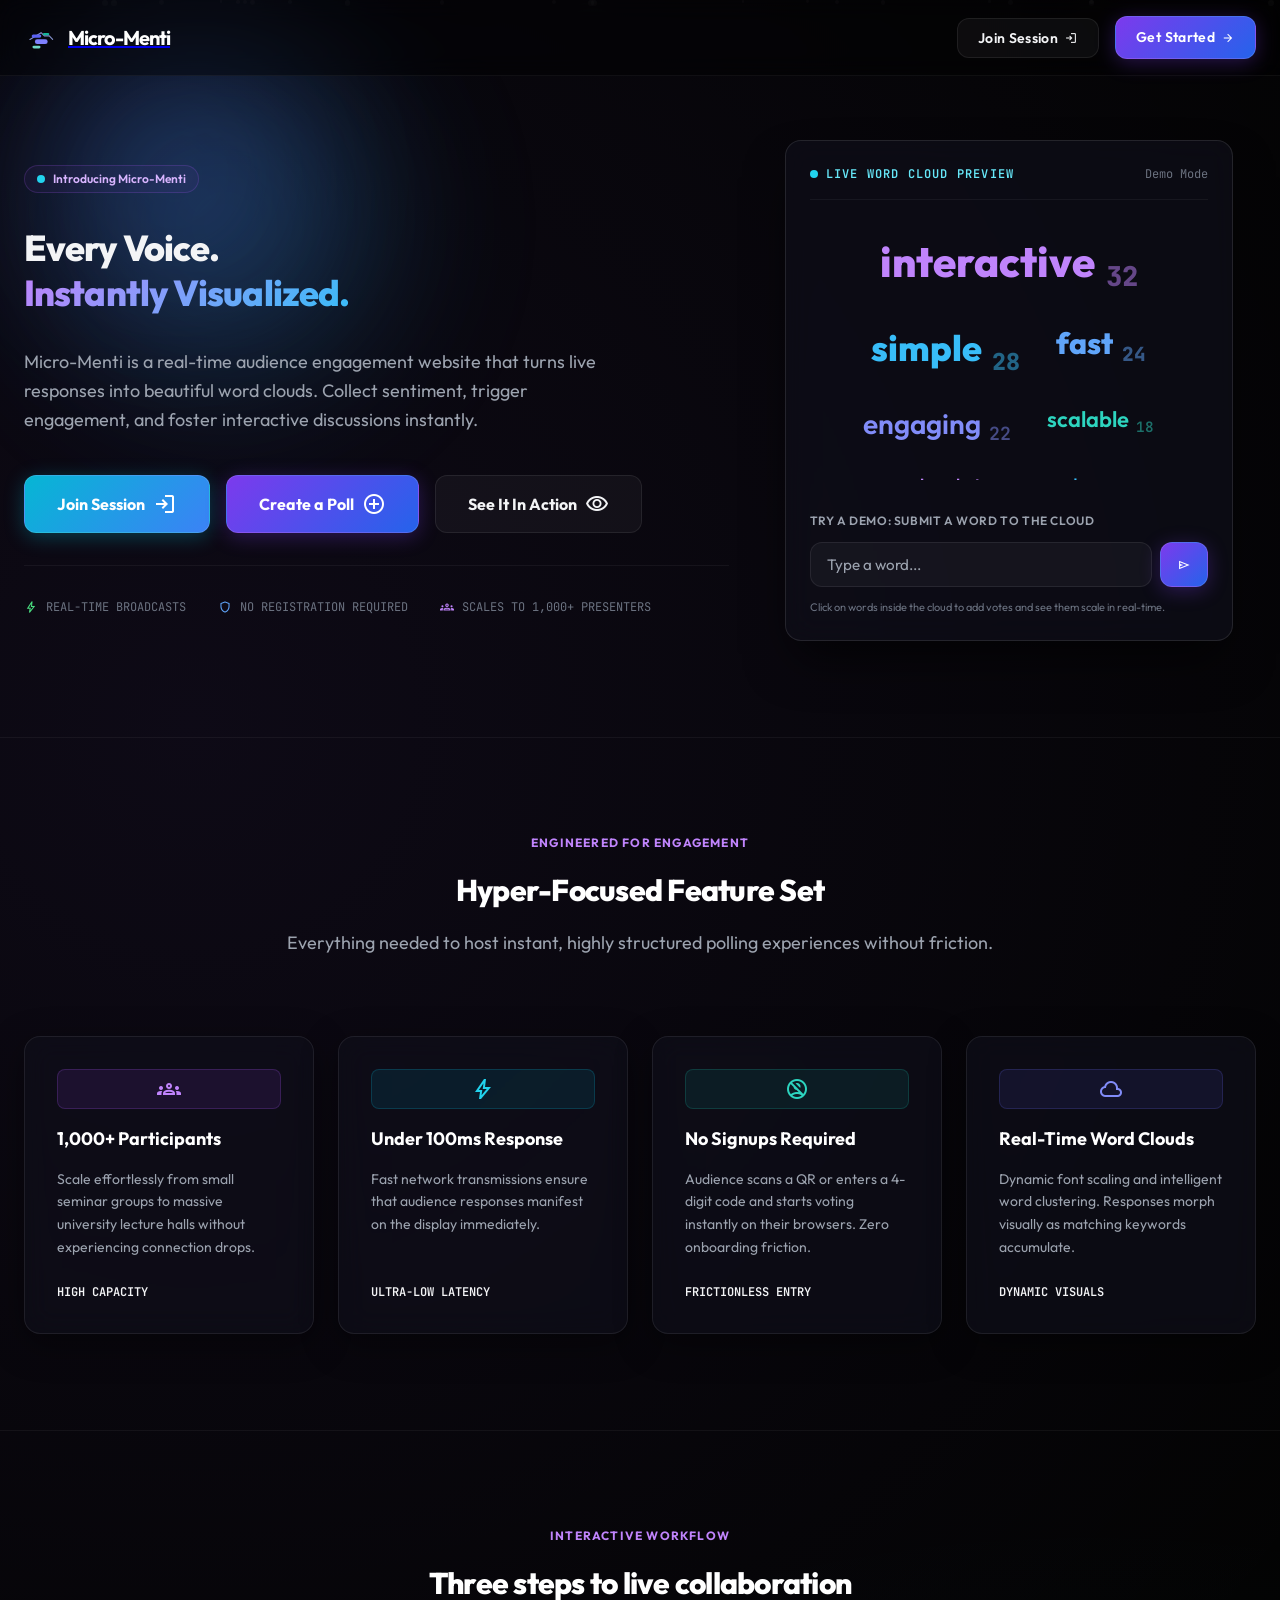
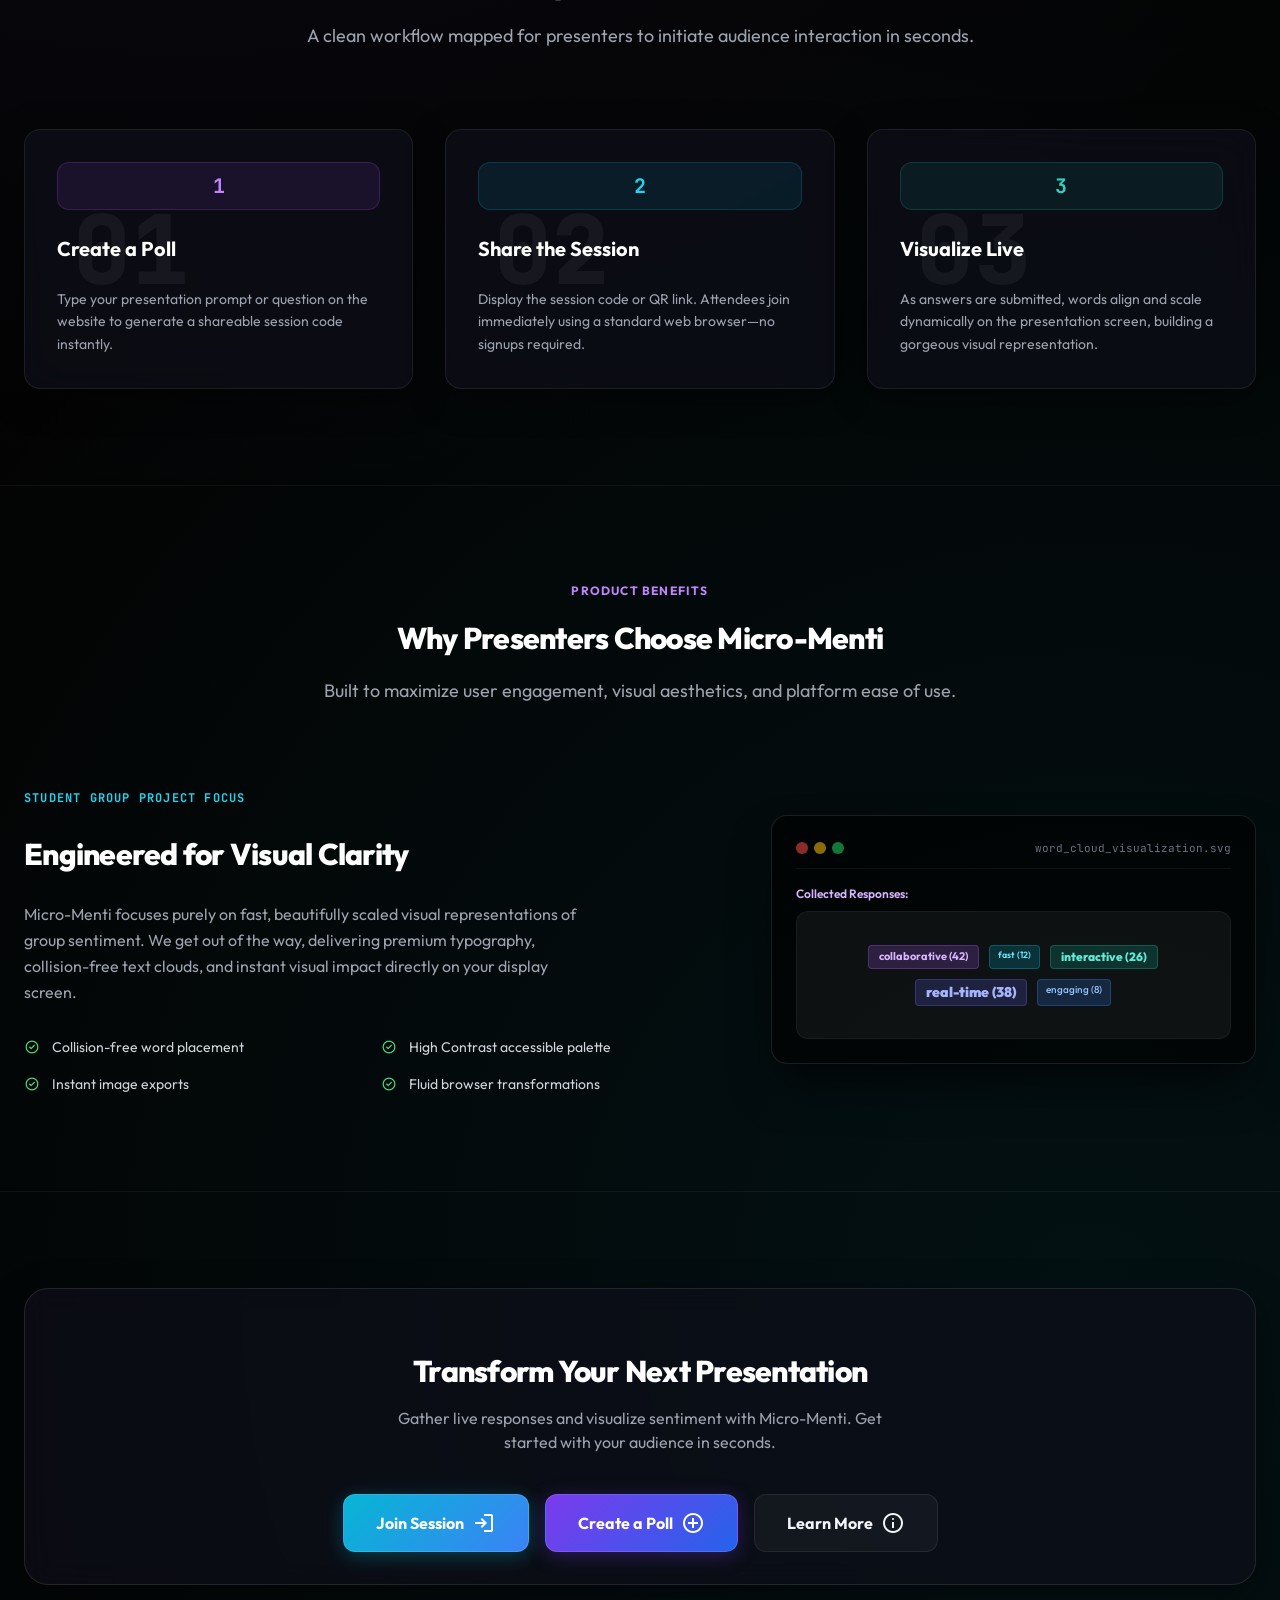
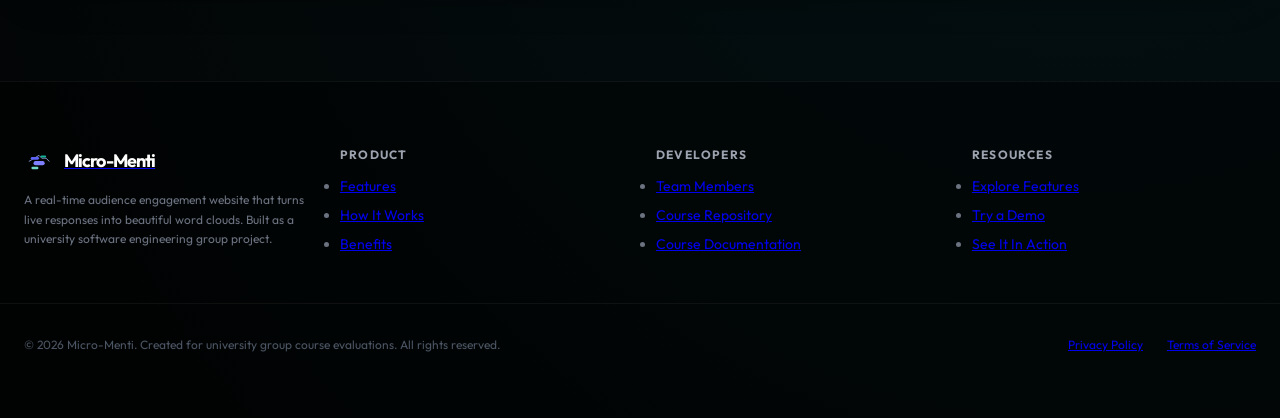
<file: index.html>
<!DOCTYPE html>
<html lang="en" class="scroll-smooth">
<head>
    <meta charset="UTF-8">
    <meta name="viewport" content="width=device-width, initial-scale=1.0">
    <title>Micro-Menti | Real-Time Audience Word Clouds</title>
    <!-- Material Symbols for icons -->
    <link href="https://fonts.googleapis.com/css2?family=Material+Symbols+Outlined:opsz,wght,FILL,GRAD@20..48,100..700,0..1,-50..200" rel="stylesheet">
    <link rel="stylesheet" href="style.css">
</head>
<body class="bg-background text-gray-100 relative min-h-screen grid-lines overflow-x-hidden selection:bg-purple-600/30 selection:text-white">
    
    <!-- Neon Drift Glow Backgrounds -->
    <div class="fixed inset-0 overflow-hidden pointer-events-none z-0">
        <div class="glow-blob glow-blob-purple top-[-10%] left-[-10%]"></div>
        <div class="glow-blob glow-blob-cyan top-[35%] right-[-15%]"></div>
        <div class="glow-blob glow-blob-blue bottom-[-10%] left-[20%]"></div>
    </div>

    <!-- Floating Background Particles -->
    <div id="particle-container" class="absolute inset-0 pointer-events-none z-0 overflow-hidden"></div>

    <!-- MAIN LANDING PAGE CONTAINER -->
    <div class="relative z-10">
        
        <!-- 1. Navigation Bar -->
        <nav class="sticky top-0 z-50 w-full border-b border-white/5 bg-black/40 backdrop-blur-md">
            <div class="mx-auto flex max-w-7xl items-center justify-between px-6 py-4">
                <!-- Brand Logo (with custom SVG capsules matching brand image) -->
                <a href="#" class="flex items-center gap-3 group">
                    <div class="flex items-center justify-center">
                        <svg class="h-8 w-8 transition-transform duration-300 group-hover:scale-105" viewBox="0 0 100 100" fill="none" xmlns="http://www.w3.org/2000/svg">
                            <!-- Zigzag path -->
                            <path d="M18.5 54.5L53.5 33.5L63.5 43.5H79L89.5 54.5" stroke="#A5B4FC" stroke-width="3.5" stroke-linecap="round" stroke-linejoin="round" opacity="0.8"/>
                            <!-- Capsules -->
                            <rect x="24" y="39" width="30" height="10" rx="5" fill="#5B62F4"/>
                            <rect x="59" y="34" width="20" height="7.5" rx="3.75" fill="#13B497"/>
                            <rect x="34" y="54" width="40" height="15" rx="7.5" fill="#7E80FE"/>
                            <rect x="26.5" y="74" width="25" height="9" rx="4.5" fill="#6FD6C6"/>
                        </svg>
                    </div>
                    <span class="font-sans text-xl font-bold tracking-tighter text-white group-hover:text-purple-400 transition-colors">Micro-Menti</span>
                </a>

                <!-- Navigation Links -->
                <div class="hidden md:flex items-center gap-8 text-sm font-medium text-gray-400">
                    <a href="#features" class="hover:text-white transition-colors">Features</a>
                    <a href="#how-it-works" class="hover:text-white transition-colors">How It Works</a>
                    <a href="#benefits" class="hover:text-white transition-colors">Benefits</a>
                </div>

                <!-- Call to Actions -->
                <div class="flex items-center gap-4">
                    <button onclick="openJoinModal()" class="btn-secondary px-5 py-2.5 text-sm font-semibold tracking-wide flex items-center gap-1.5">
                        Join Session
                        <span class="material-symbols-outlined text-sm">login</span>
                    </button>
                    <a href="#cta" class="btn-primary px-5 py-2.5 text-sm font-semibold tracking-wide flex items-center gap-1.5">
                        Get Started
                        <span class="material-symbols-outlined text-sm">arrow_forward</span>
                    </a>
                    <!-- Mobile Hamburger -->
                    <button class="md:hidden text-gray-400 hover:text-white material-symbols-outlined" onclick="toggleMobileMenu()">menu</button>
                </div>
            </div>
            <!-- Mobile Menu -->
            <div id="mobile-menu" class="hidden border-b border-white/5 bg-black/90 px-6 py-4 md:hidden flex flex-col gap-4 font-medium text-gray-400">
                <a href="#features" onclick="toggleMobileMenu()" class="hover:text-white py-2">Features</a>
                <a href="#how-it-works" onclick="toggleMobileMenu()" class="hover:text-white py-2">How It Works</a>
                <a href="#benefits" onclick="toggleMobileMenu()" class="hover:text-white py-2">Benefits</a>
                <button onclick="toggleMobileMenu(); openJoinModal()" class="btn-cyan px-5 py-2.5 text-sm font-semibold tracking-wide flex items-center justify-center gap-1.5 mt-2">
                    Join Session
                    <span class="material-symbols-outlined text-sm">login</span>
                </button>
            </div>
        </nav>

        <!-- 2. Hero Section -->
        <header class="relative mx-auto max-w-7xl px-6 pt-16 pb-24 md:pt-24 md:pb-32 lg:pt-32">
            <div class="grid grid-cols-1 lg:grid-cols-12 gap-12 lg:gap-8 items-center">
                
                <!-- Left Hero Content -->
                <div class="lg:col-span-7 space-y-8 text-left animate-fade-in-up">
                    <div class="inline-flex items-center gap-2 rounded-full border border-purple-500/20 bg-purple-500/5 px-3 py-1 text-xs font-semibold text-purple-300 shadow-[0_0_15px_rgba(139,92,246,0.1)]">
                        <span class="flex h-2 w-2 rounded-full bg-cyan-400"></span>
                        Introducing Micro-Menti
                    </div>
                    
                    <h1 class="text-4xl sm:text-6xl font-extrabold tracking-tight leading-tight lg:leading-[1.1]">
                        Every Voice. <br>
                        <span class="text-gradient-purple-cyan">Instantly Visualized.</span>
                    </h1>
                    
                    <p class="text-lg text-gray-400 max-w-xl leading-relaxed">
                        Micro-Menti is a real-time audience engagement website that turns live responses into beautiful word clouds. Collect sentiment, trigger engagement, and foster interactive discussions instantly.
                    </p>

                    <!-- CTAs -->
                    <div class="flex flex-wrap gap-4 pt-2">
                        <button onclick="openJoinModal()" class="btn-cyan px-8 py-4 text-base font-bold flex items-center gap-2">
                            Join Session
                            <span class="material-symbols-outlined">login</span>
                        </button>
                        <button onclick="openCreateModal()" class="btn-primary px-8 py-4 text-base font-bold flex items-center gap-2">
                            Create a Poll
                            <span class="material-symbols-outlined">add_circle</span>
                        </button>
                        <a href="#how-it-works" class="btn-secondary px-8 py-4 text-base font-bold flex items-center gap-2">
                            See It In Action
                            <span class="material-symbols-outlined">visibility</span>
                        </a>
                    </div>

                    <!-- Trust indicators -->
                    <div class="flex flex-wrap items-center gap-x-8 gap-y-4 pt-8 border-t border-white/5">
                        <div class="flex items-center gap-2 text-xs font-mono text-gray-500">
                            <span class="material-symbols-outlined text-green-400 text-sm">bolt</span>
                            REAL-TIME BROADCASTS
                        </div>
                        <div class="flex items-center gap-2 text-xs font-mono text-gray-500">
                            <span class="material-symbols-outlined text-blue-400 text-sm">shield</span>
                            NO REGISTRATION REQUIRED
                        </div>
                        <div class="flex items-center gap-2 text-xs font-mono text-gray-500">
                            <span class="material-symbols-outlined text-purple-400 text-sm">groups</span>
                            SCALES TO 1,000+ PRESENTERS
                        </div>
                    </div>
                </div>

                <!-- Right Hero Word Cloud Centerpiece -->
                <div class="lg:col-span-5 w-full flex flex-col justify-center items-center">
                    <div class="glass-panel p-6 w-full max-w-md border border-white/10 shadow-2xl relative group overflow-hidden">
                        <div class="absolute inset-0 bg-gradient-to-tr from-purple-500/5 to-cyan-500/5 pointer-events-none"></div>
                        <div class="flex justify-between items-center mb-6 border-b border-white/5 pb-4">
                            <div class="flex items-center gap-2">
                                <span class="h-2 w-2 rounded-full bg-cyan-400 animate-pulse"></span>
                                <span class="text-xs font-mono tracking-widest text-cyan-300 uppercase font-semibold">Live Word Cloud Preview</span>
                            </div>
                            <span class="text-xs text-gray-500 font-mono">Demo Mode</span>
                        </div>
                        
                        <!-- Word Cloud Render Area -->
                        <div id="sandbox-cloud" class="h-64 relative w-full flex flex-wrap content-start justify-center gap-3 overflow-y-auto overflow-x-hidden select-none mb-6 p-2">
                            <!-- Populated dynamically by JS -->
                        </div>

                        <!-- Submission Text Form -->
                        <div class="space-y-3 pt-2">
                            <label class="block text-xs font-semibold text-gray-400 uppercase tracking-wider">Try a Demo: Submit a word to the cloud</label>
                            <form id="sandbox-form" class="flex gap-2" onsubmit="handleSandboxSubmit(event)">
                                <input type="text" id="sandbox-input" placeholder="Type a word..." maxlength="15" required class="input-glass flex-grow">
                                <button type="submit" class="btn-primary px-4 py-2 text-sm font-semibold flex items-center justify-center">
                                    <span class="material-symbols-outlined text-sm">send</span>
                                </button>
                            </form>
                            <p class="text-[11px] text-gray-500 leading-normal">
                                Click on words inside the cloud to add votes and see them scale in real-time.
                            </p>
                        </div>
                    </div>
                </div>
            </div>
        </header>

        <!-- 3. Features Section -->
        <section id="features" class="mx-auto max-w-7xl px-6 py-24 border-t border-white/5 relative z-10">
            <div class="text-center max-w-3xl mx-auto space-y-4 mb-20">
                <h2 class="text-xs font-bold tracking-widest text-purple-400 uppercase">Engineered for Engagement</h2>
                <h3 class="text-3xl sm:text-4xl font-extrabold tracking-tight text-white">Hyper-Focused Feature Set</h3>
                <p class="text-lg text-gray-400">Everything needed to host instant, highly structured polling experiences without friction.</p>
            </div>

            <!-- Bento-style Feature Cards -->
            <div class="grid grid-cols-1 md:grid-cols-2 lg:grid-cols-4 gap-6">
                <!-- Card 1 -->
                <div class="glass-panel gradient-border-card p-8 flex flex-col justify-between space-y-6">
                    <div class="space-y-4">
                        <div class="h-10 w-10 rounded-lg bg-purple-500/10 border border-purple-500/20 flex items-center justify-center">
                            <span class="material-symbols-outlined text-purple-400">groups</span>
                        </div>
                        <h4 class="text-lg font-bold text-white">1,000+ Participants</h4>
                        <p class="text-sm text-gray-400 leading-relaxed">Scale effortlessly from small seminar groups to massive university lecture halls without experiencing connection drops.</p>
                    </div>
                    <span class="text-xs font-mono text-purple-300/60 uppercase font-semibold">High Capacity</span>
                </div>

                <!-- Card 2 -->
                <div class="glass-panel gradient-border-card p-8 flex flex-col justify-between space-y-6">
                    <div class="space-y-4">
                        <div class="h-10 w-10 rounded-lg bg-cyan-500/10 border border-cyan-500/20 flex items-center justify-center">
                            <span class="material-symbols-outlined text-cyan-400">bolt</span>
                        </div>
                        <h4 class="text-lg font-bold text-white">Under 100ms Response</h4>
                        <p class="text-sm text-gray-400 leading-relaxed">Fast network transmissions ensure that audience responses manifest on the display immediately.</p>
                    </div>
                    <span class="text-xs font-mono text-cyan-300/60 uppercase font-semibold">Ultra-low latency</span>
                </div>

                <!-- Card 3 -->
                <div class="glass-panel gradient-border-card p-8 flex flex-col justify-between space-y-6">
                    <div class="space-y-4">
                        <div class="h-10 w-10 rounded-lg bg-teal-500/10 border border-teal-500/20 flex items-center justify-center">
                            <span class="material-symbols-outlined text-teal-400">no_accounts</span>
                        </div>
                        <h4 class="text-lg font-bold text-white">No Signups Required</h4>
                        <p class="text-sm text-gray-400 leading-relaxed">Audience scans a QR or enters a 4-digit code and starts voting instantly on their browsers. Zero onboarding friction.</p>
                    </div>
                    <span class="text-xs font-mono text-teal-300/60 uppercase font-semibold">Frictionless entry</span>
                </div>

                <!-- Card 4 -->
                <div class="glass-panel gradient-border-card p-8 flex flex-col justify-between space-y-6">
                    <div class="space-y-4">
                        <div class="h-10 w-10 rounded-lg bg-indigo-500/10 border border-indigo-500/20 flex items-center justify-center">
                            <span class="material-symbols-outlined text-indigo-400">cloud</span>
                        </div>
                        <h4 class="text-lg font-bold text-white">Real-Time Word Clouds</h4>
                        <p class="text-sm text-gray-400 leading-relaxed">Dynamic font scaling and intelligent word clustering. Responses morph visually as matching keywords accumulate.</p>
                    </div>
                    <span class="text-xs font-mono text-indigo-300/60 uppercase font-semibold">Dynamic visuals</span>
                </div>
            </div>
        </section>

        <!-- 4. How It Works Section -->
        <section id="how-it-works" class="mx-auto max-w-7xl px-6 py-24 border-t border-white/5 relative z-10">
            <div class="text-center max-w-3xl mx-auto space-y-4 mb-20">
                <h2 class="text-xs font-bold tracking-widest text-purple-400 uppercase">Interactive Workflow</h2>
                <h3 class="text-3xl sm:text-4xl font-extrabold tracking-tight text-white">Three steps to live collaboration</h3>
                <p class="text-lg text-gray-400">A clean workflow mapped for presenters to initiate audience interaction in seconds.</p>
            </div>

            <!-- Steps timeline -->
            <div class="grid grid-cols-1 lg:grid-cols-3 gap-8">
                <!-- Step 1 -->
                <div class="glass-panel p-8 relative overflow-hidden group">
                    <div class="absolute top-0 right-0 p-4 font-mono text-8xl font-black text-white/5 select-none transition-colors group-hover:text-purple-500/5">01</div>
                    <div class="space-y-6">
                        <div class="h-12 w-12 rounded-xl bg-purple-500/10 border border-purple-500/20 flex items-center justify-center text-purple-400 text-xl font-bold font-mono">1</div>
                        <h4 class="text-xl font-bold text-white">Create a Poll</h4>
                        <p class="text-sm text-gray-400 leading-relaxed">
                            Type your presentation prompt or question on the website to generate a shareable session code instantly.
                        </p>
                    </div>
                </div>

                <!-- Step 2 -->
                <div class="glass-panel p-8 relative overflow-hidden group">
                    <div class="absolute top-0 right-0 p-4 font-mono text-8xl font-black text-white/5 select-none transition-colors group-hover:text-cyan-500/5">02</div>
                    <div class="space-y-6">
                        <div class="h-12 w-12 rounded-xl bg-cyan-500/10 border border-cyan-500/20 flex items-center justify-center text-cyan-400 text-xl font-bold font-mono">2</div>
                        <h4 class="text-xl font-bold text-white">Share the Session</h4>
                        <p class="text-sm text-gray-400 leading-relaxed">
                            Display the session code or QR link. Attendees join immediately using a standard web browser—no signups required.
                        </p>
                    </div>
                </div>

                <!-- Step 3 -->
                <div class="glass-panel p-8 relative overflow-hidden group">
                    <div class="absolute top-0 right-0 p-4 font-mono text-8xl font-black text-white/5 select-none transition-colors group-hover:text-teal-500/5">03</div>
                    <div class="space-y-6">
                        <div class="h-12 w-12 rounded-xl bg-teal-500/10 border border-teal-500/20 flex items-center justify-center text-teal-400 text-xl font-bold font-mono">3</div>
                        <h4 class="text-xl font-bold text-white">Visualize Live</h4>
                        <p class="text-sm text-gray-400 leading-relaxed">
                            As answers are submitted, words align and scale dynamically on the presentation screen, building a gorgeous visual representation.
                        </p>
                    </div>
                </div>
            </div>
        </section>

        <!-- 5. Benefits Section -->
        <section id="benefits" class="mx-auto max-w-7xl px-6 py-24 border-t border-white/5 relative z-10">
            <div class="text-center max-w-3xl mx-auto space-y-4 mb-20">
                <h2 class="text-xs font-bold tracking-widest text-purple-400 uppercase">Product Benefits</h2>
                <h3 class="text-3xl sm:text-4xl font-extrabold tracking-tight text-white">Why Presenters Choose Micro-Menti</h3>
                <p class="text-lg text-gray-400">Built to maximize user engagement, visual aesthetics, and platform ease of use.</p>
            </div>

            <div class="grid grid-cols-1 lg:grid-cols-12 gap-12 items-center">
                <!-- Benefits Text Grid -->
                <div class="lg:col-span-7 space-y-6 text-left">
                    <span class="text-xs font-bold tracking-widest text-cyan-400 uppercase font-mono">Student Group Project Focus</span>
                    <h3 class="text-3xl font-extrabold tracking-tight text-white">Engineered for Visual Clarity</h3>
                    <p class="text-gray-400 leading-relaxed max-w-xl">
                        Micro-Menti focuses purely on fast, beautifully scaled visual representations of group sentiment. We get out of the way, delivering premium typography, collision-free text clouds, and instant visual impact directly on your display screen.
                    </p>
                    
                    <div class="grid grid-cols-1 sm:grid-cols-2 gap-4 pt-2">
                        <div class="flex items-center gap-3 text-sm text-gray-300">
                            <span class="material-symbols-outlined text-green-400 text-base">check_circle</span>
                            Collision-free word placement
                        </div>
                        <div class="flex items-center gap-3 text-sm text-gray-300">
                            <span class="material-symbols-outlined text-green-400 text-base">check_circle</span>
                            High Contrast accessible palette
                        </div>
                        <div class="flex items-center gap-3 text-sm text-gray-300">
                            <span class="material-symbols-outlined text-green-400 text-base">check_circle</span>
                            Instant image exports
                        </div>
                        <div class="flex items-center gap-3 text-sm text-gray-300">
                            <span class="material-symbols-outlined text-green-400 text-base">check_circle</span>
                            Fluid browser transformations
                        </div>
                    </div>
                </div>

                <!-- Visual Mockup Card -->
                <div class="lg:col-span-5 w-full">
                    <div class="bg-black/60 rounded-2xl border border-white/10 p-6 shadow-2xl space-y-4">
                        <div class="flex items-center justify-between border-b border-white/5 pb-3">
                            <div class="flex items-center gap-1.5">
                                <span class="w-3 h-3 rounded-full bg-red-500/60"></span>
                                <span class="w-3 h-3 rounded-full bg-yellow-500/60"></span>
                                <span class="w-3 h-3 rounded-full bg-green-500/60"></span>
                            </div>
                            <span class="text-[11px] text-gray-500 font-mono">word_cloud_visualization.svg</span>
                        </div>
                        
                        <!-- Visual mockup layout showing how results are collected -->
                        <div class="space-y-2">
                            <div class="text-xs font-semibold text-purple-300 font-sans">Collected Responses:</div>
                            <div class="h-32 w-full bg-white/5 rounded-xl border border-white/5 flex flex-wrap content-center justify-center gap-2.5 p-3 overflow-hidden select-none">
                                <span class="text-[11px] bg-purple-500/20 text-purple-300 border border-purple-500/30 rounded px-2.5 py-0.5 font-bold">collaborative (42)</span>
                                <span class="text-[9px] bg-cyan-500/20 text-cyan-300 border border-cyan-500/30 rounded px-2 py-0.5 font-semibold">fast (12)</span>
                                <span class="text-[12px] bg-teal-500/20 text-teal-300 border border-teal-500/30 rounded px-2.5 py-0.5 font-extrabold">interactive (26)</span>
                                <span class="text-[14px] bg-indigo-500/20 text-indigo-300 border border-indigo-500/30 rounded px-2.5 py-0.5 font-black">real-time (38)</span>
                                <span class="text-[10px] bg-blue-500/20 text-blue-300 border border-blue-500/30 rounded px-2 py-0.5 font-medium">engaging (8)</span>
                            </div>
                        </div>
                    </div>
                </div>
            </div>
        </section>

        <!-- 6. Call-to-Action Section -->
        <section id="cta" class="mx-auto max-w-7xl px-6 py-24 border-t border-white/5 relative z-10">
            <div class="glass-panel p-8 md:p-16 border border-white/10 relative overflow-hidden text-center space-y-8 rounded-3xl">
                <!-- Ambient glow inside CTA -->
                <div class="absolute top-[-50px] left-[50%] translate-x-[-50%] w-96 h-96 bg-purple-600/10 rounded-full blur-3xl pointer-events-none"></div>

                <div class="max-w-2xl mx-auto space-y-4">
                    <h3 class="text-3xl sm:text-5xl font-extrabold tracking-tight text-white leading-tight">
                        Transform Your Next Presentation
                    </h3>
                    <p class="text-gray-400 text-base sm:text-lg max-w-lg mx-auto">
                        Gather live responses and visualize sentiment with Micro-Menti. Get started with your audience in seconds.
                    </p>
                </div>

                <div class="flex flex-col sm:flex-row justify-center items-center gap-4 pt-2">
                    <button onclick="openJoinModal()" class="btn-cyan px-8 py-4 text-base font-bold flex items-center gap-2">
                        Join Session
                        <span class="material-symbols-outlined">login</span>
                    </button>
                    <button onclick="openCreateModal()" class="btn-primary px-8 py-4 text-base font-bold flex items-center gap-2">
                        Create a Poll
                        <span class="material-symbols-outlined">add_circle</span>
                    </button>
                    <a href="#how-it-works" class="btn-secondary px-8 py-4 text-base font-bold flex items-center gap-2">
                        Learn More
                        <span class="material-symbols-outlined">info</span>
                    </a>
                </div>
            </div>
        </section>

        <!-- 7. Footer -->
        <footer class="border-t border-white/5 bg-black/40 py-16 relative z-10">
            <div class="mx-auto max-w-7xl px-6 grid grid-cols-1 md:grid-cols-4 gap-8 mb-12">
                <!-- Branding column -->
                <div class="space-y-4">
                    <a href="#" class="flex items-center gap-3">
                        <svg class="h-7 w-7" viewBox="0 0 100 100" fill="none" xmlns="http://www.w3.org/2000/svg">
                            <path d="M18.5 54.5L53.5 33.5L63.5 43.5H79L89.5 54.5" stroke="#A5B4FC" stroke-width="3.5" stroke-linecap="round" stroke-linejoin="round" opacity="0.8"/>
                            <rect x="24" y="39" width="30" height="10" rx="5" fill="#5B62F4"/>
                            <rect x="59" y="34" width="20" height="7.5" rx="3.75" fill="#13B497"/>
                            <rect x="34" y="54" width="40" height="15" rx="7.5" fill="#7E80FE"/>
                            <rect x="26.5" y="74" width="25" height="9" rx="4.5" fill="#6FD6C6"/>
                        </svg>
                        <span class="font-sans text-lg font-bold tracking-tighter text-white">Micro-Menti</span>
                    </a>
                    <p class="text-xs text-gray-500 leading-relaxed">
                        A real-time audience engagement website that turns live responses into beautiful word clouds. Built as a university software engineering group project.
                    </p>
                </div>
                
                <!-- Links Columns -->
                <div class="space-y-3">
                    <h5 class="text-xs font-bold text-gray-400 uppercase tracking-widest">Product</h5>
                    <ul class="space-y-2 text-sm text-gray-500">
                        <li><a href="#features" class="hover:text-white transition-colors">Features</a></li>
                        <li><a href="#how-it-works" class="hover:text-white transition-colors">How It Works</a></li>
                        <li><a href="#benefits" class="hover:text-white transition-colors">Benefits</a></li>
                    </ul>
                </div>

                <div class="space-y-3">
                    <h5 class="text-xs font-bold text-gray-400 uppercase tracking-widest">Developers</h5>
                    <ul class="space-y-2 text-sm text-gray-500">
                        <li><a href="#" onclick="alert('Group Members: Course evaluation student team')" class="hover:text-white transition-colors">Team Members</a></li>
                        <li><a href="#" onclick="alert('Group Project codebase is stored in institutional repositories')" class="hover:text-white transition-colors">Course Repository</a></li>
                        <li><a href="#" onclick="alert('Documentation is contained within the final project submission')" class="hover:text-white transition-colors">Course Documentation</a></li>
                    </ul>
                </div>

                <div class="space-y-3">
                    <h5 class="text-xs font-bold text-gray-400 uppercase tracking-widest">Resources</h5>
                    <ul class="space-y-2 text-sm text-gray-500">
                        <li><a href="#features" class="hover:text-white transition-colors">Explore Features</a></li>
                        <li><a href="#how-it-works" class="hover:text-white transition-colors">Try a Demo</a></li>
                        <li><a href="#benefits" class="hover:text-white transition-colors">See It In Action</a></li>
                    </ul>
                </div>
            </div>

            <!-- Bottom Legal & Copy -->
            <div class="mx-auto max-w-7xl px-6 border-t border-white/5 pt-8 flex flex-col sm:flex-row items-center justify-between gap-4">
                <p class="text-xs text-gray-600">
                    &copy; 2026 Micro-Menti. Created for university group course evaluations. All rights reserved.
                </p>
                <div class="flex gap-6 text-xs text-gray-500">
                    <a href="#" class="hover:text-white transition-colors">Privacy Policy</a>
                    <a href="#" class="hover:text-white transition-colors">Terms of Service</a>
                </div>
            </div>
        </footer>

    </div>

    <!-- Join Session Modal -->
    <div id="join-session-modal" class="fixed inset-0 z-[100] hidden items-center justify-center bg-black/70 backdrop-blur-md transition-all duration-300">
        <div class="glass-panel w-full max-w-md p-8 border border-white/10 shadow-2xl relative mx-4">
            <!-- Close Button -->
            <button onclick="closeJoinModal()" class="absolute top-4 right-4 text-gray-400 hover:text-white transition-colors material-symbols-outlined">
                close
            </button>

            <!-- Modal Content -->
            <div class="space-y-6 text-center">
                <div class="mx-auto h-12 w-12 rounded-full bg-cyan-500/10 border border-cyan-500/20 flex items-center justify-center animate-pulse">
                    <span class="material-symbols-outlined text-cyan-400">login</span>
                </div>
                
                <div class="space-y-2">
                    <h3 class="text-2xl font-bold text-white">Join a Session</h3>
                    <p class="text-sm text-gray-400 leading-relaxed">
                        Enter the 4-digit code provided by your presenter to participate instantly.
                    </p>
                </div>

                <form onsubmit="handleJoinSubmit(event)" class="space-y-4">
                    <div class="relative">
                        <input type="text" id="session-code-input" placeholder="e.g. 1234" maxlength="6" required 
                            class="w-full text-center bg-white/5 border border-white/10 rounded-xl px-4 py-3 text-2xl font-mono text-cyan-300 tracking-[0.5em] placeholder-gray-600 focus:outline-none focus:border-cyan-500/50 focus:ring-1 focus:ring-cyan-500/50 transition-all uppercase">
                    </div>
                    <button type="submit" class="btn-cyan w-full py-3.5 text-base font-bold flex items-center justify-center gap-2">
                        Join Session
                        <span class="material-symbols-outlined">arrow_forward</span>
                    </button>
                </form>
            </div>
        </div>
    </div>

    <!-- Create Poll Modal -->
    <div id="create-poll-modal" class="fixed inset-0 z-[100] hidden items-center justify-center bg-black/70 backdrop-blur-md transition-all duration-300">
        <div class="glass-panel w-full max-w-md p-8 border border-white/10 shadow-2xl relative mx-4">
            <!-- Close Button -->
            <button onclick="closeCreateModal()" class="absolute top-4 right-4 text-gray-400 hover:text-white transition-colors material-symbols-outlined">
                close
            </button>

            <!-- Modal Content -->
            <div class="space-y-6 text-center">
                <div class="mx-auto h-12 w-12 rounded-full bg-purple-500/10 border border-purple-500/20 flex items-center justify-center animate-pulse">
                    <span class="material-symbols-outlined text-purple-400">add_circle</span>
                </div>
                
                <div class="space-y-2">
                    <h3 class="text-2xl font-bold text-white">Create Live Word Cloud</h3>
                    <p class="text-sm text-gray-400 leading-relaxed">
                        Customize your question topic and room PIN code to launch your real-time poll.
                    </p>
                </div>

                <form onsubmit="handleCreateSubmit(event)" class="space-y-4 text-left">
                    <div>
                        <label class="block text-xs font-semibold text-gray-400 uppercase tracking-wider mb-1">Room PIN Code</label>
                        <div class="flex gap-2">
                            <input type="text" id="create-pin-input" value="" maxlength="6" required 
                                class="flex-1 text-center bg-white/5 border border-white/10 rounded-xl px-4 py-2.5 text-xl font-mono text-purple-300 tracking-[0.2em] focus:outline-none focus:border-purple-500/50 uppercase">
                            <button type="button" onclick="document.getElementById('create-pin-input').value = Math.floor(1000 + Math.random() * 9000)" class="btn-secondary px-3 py-2 text-xs font-bold whitespace-nowrap">
                                ⚡ Random PIN
                            </button>
                        </div>
                    </div>
                    <div>
                        <label class="block text-xs font-semibold text-gray-400 uppercase tracking-wider mb-1">Poll Question / Topic</label>
                        <input type="text" id="create-topic-input" placeholder="e.g. What is your favorite programming language?" required 
                            class="w-full bg-white/5 border border-white/10 rounded-xl px-4 py-2.5 text-sm text-white focus:outline-none focus:border-purple-500/50">
                    </div>
                    <button type="submit" class="btn-primary w-full py-3.5 text-base font-bold flex items-center justify-center gap-2 mt-2">
                        Launch Presenter Dashboard
                        <span class="material-symbols-outlined">rocket_launch</span>
                    </button>
                </form>
            </div>
        </div>
    </div>

    <!-- Floating Toast Notifications -->
    <div id="toast-container" class="fixed bottom-6 right-6 z-[110] space-y-3 pointer-events-none"></div>

    <!-- Socket.io & Logic -->
    <script src="https://cdn.socket.io/4.7.2/socket.io.min.js"></script>
    <script src="app.js" defer></script>
</body>
</html>
</file>
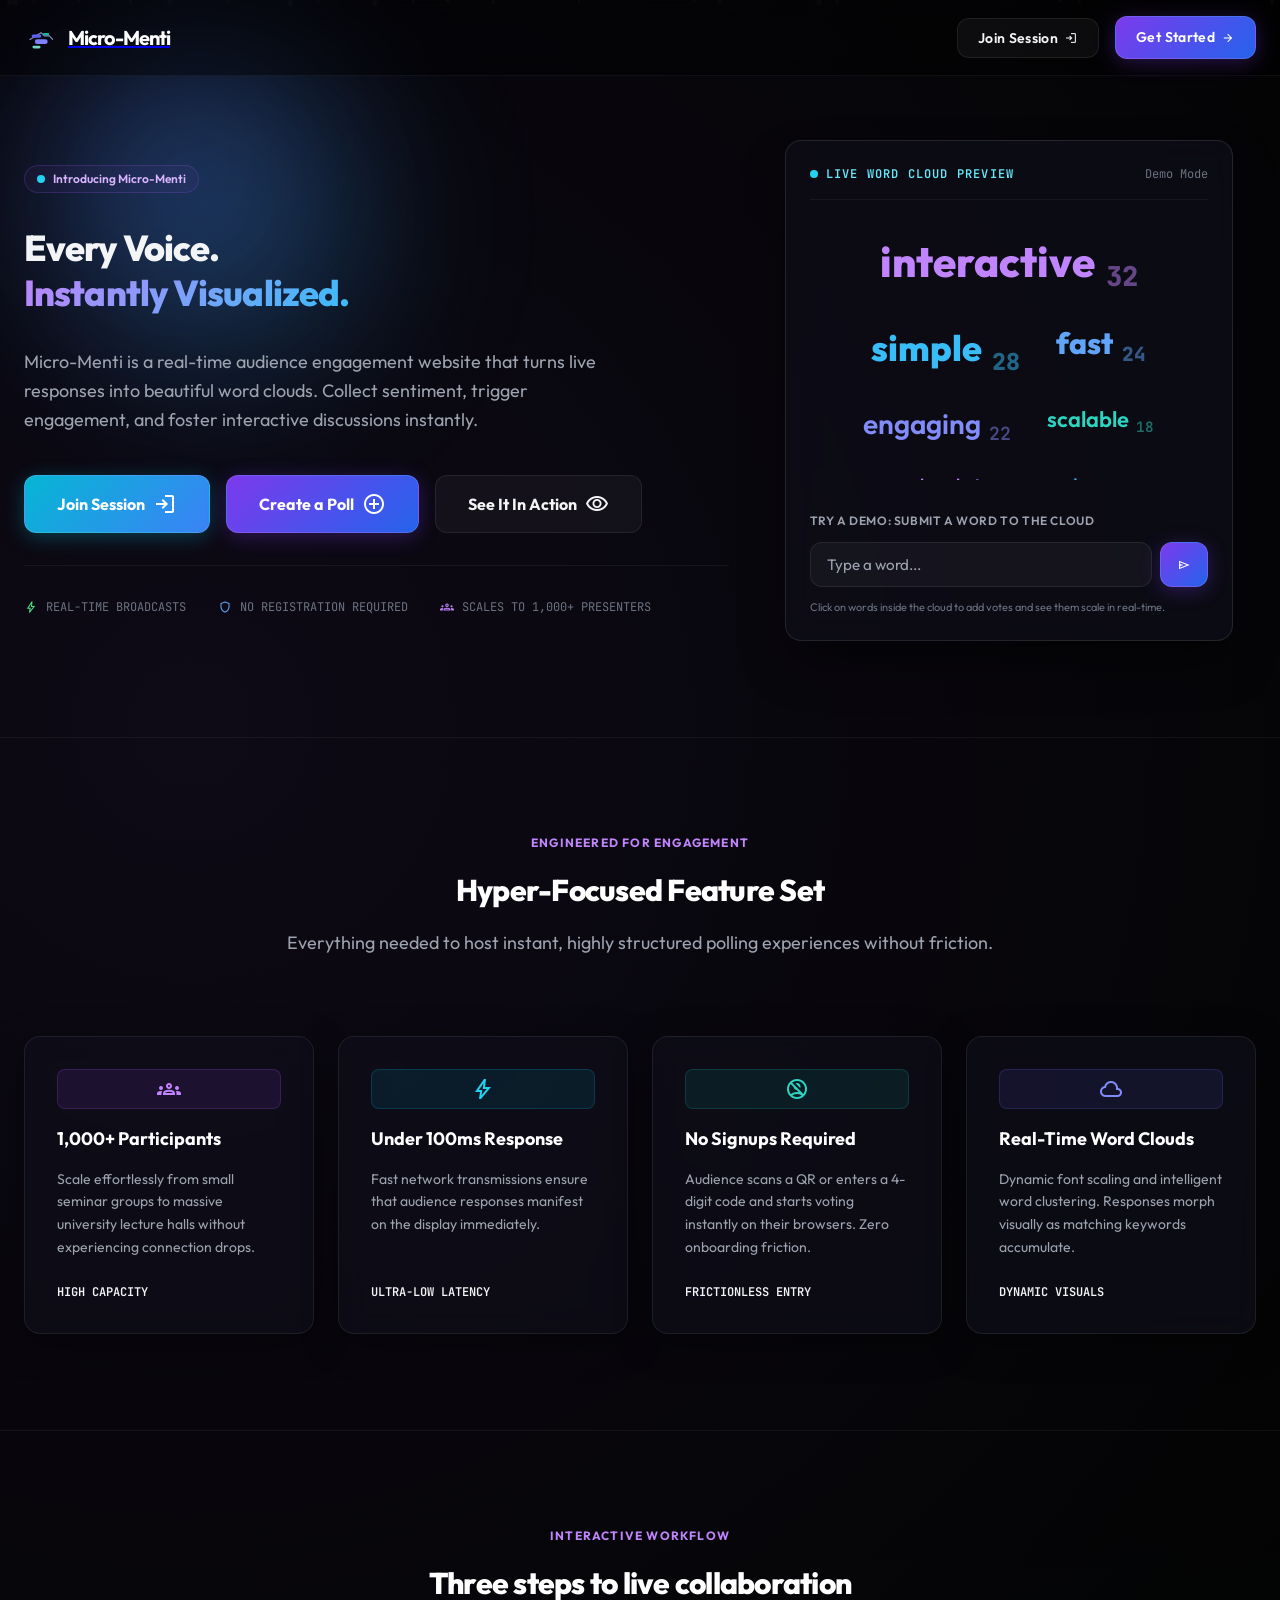
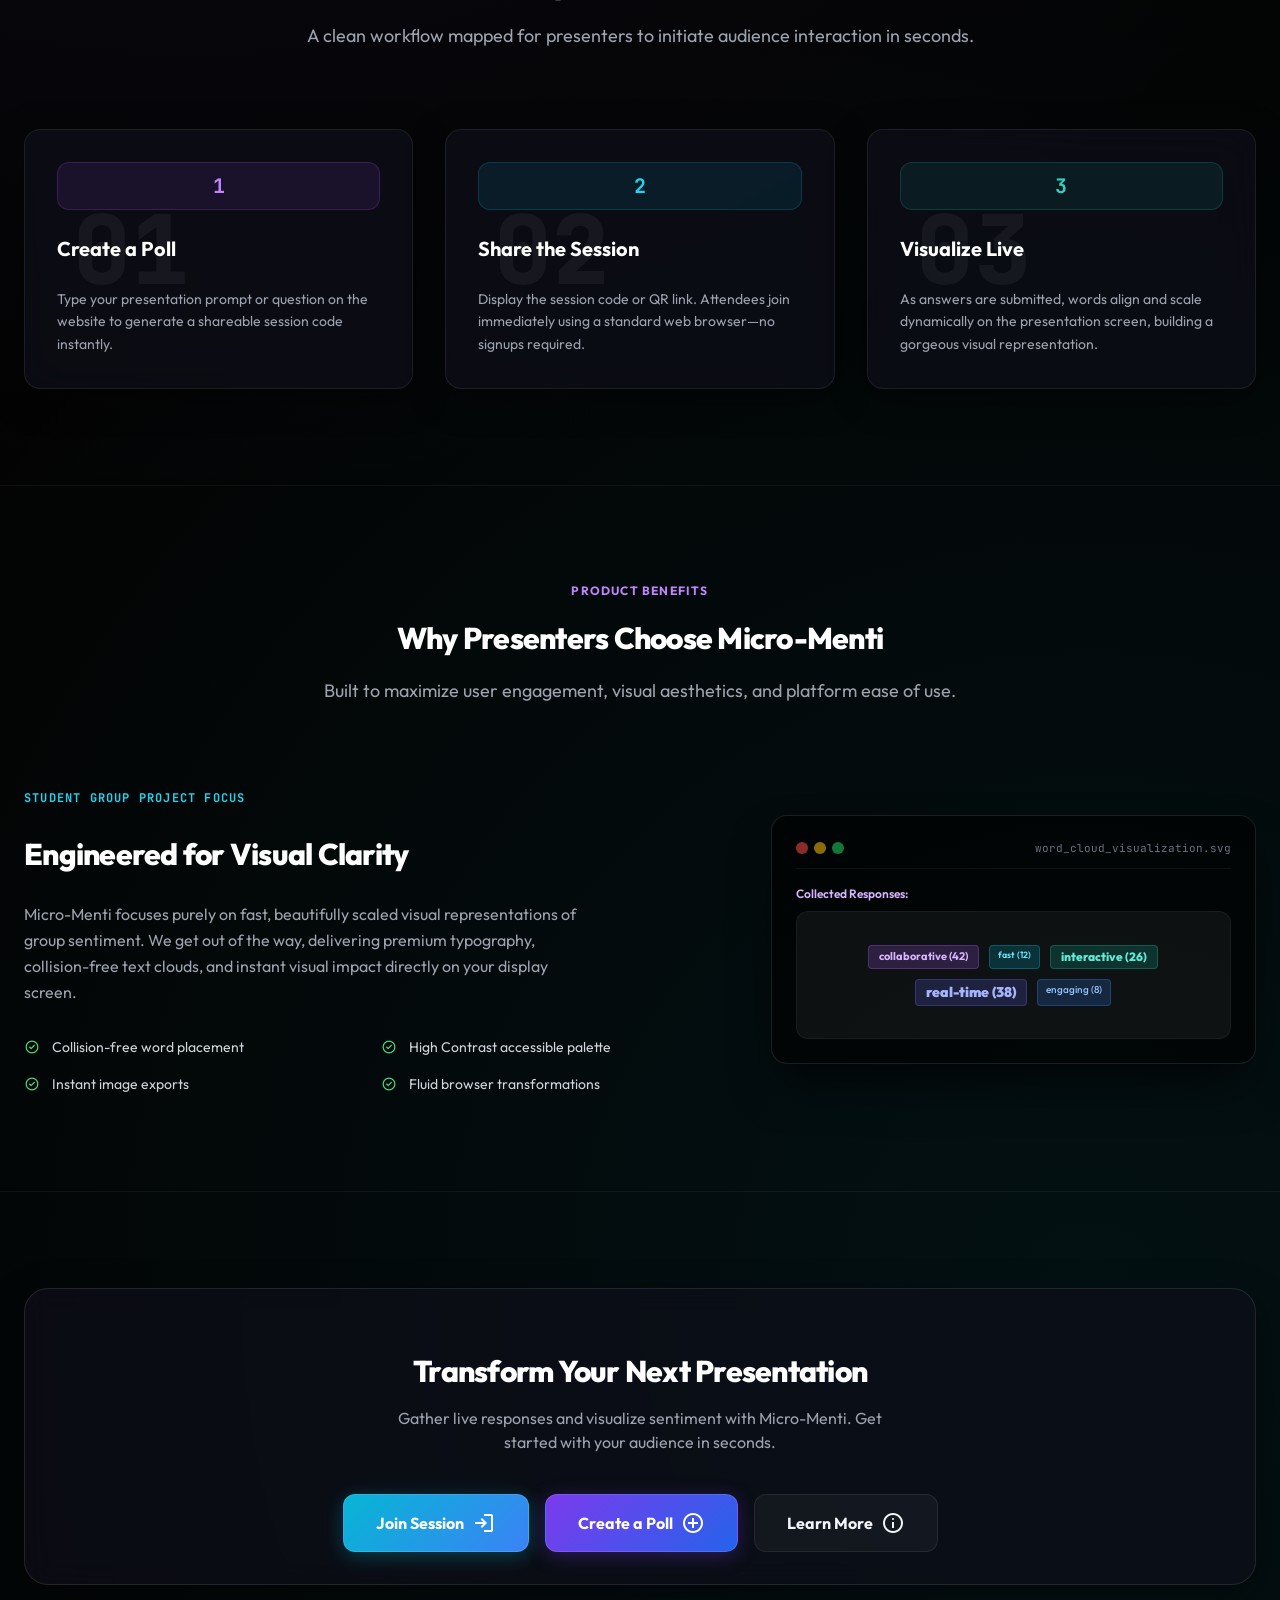
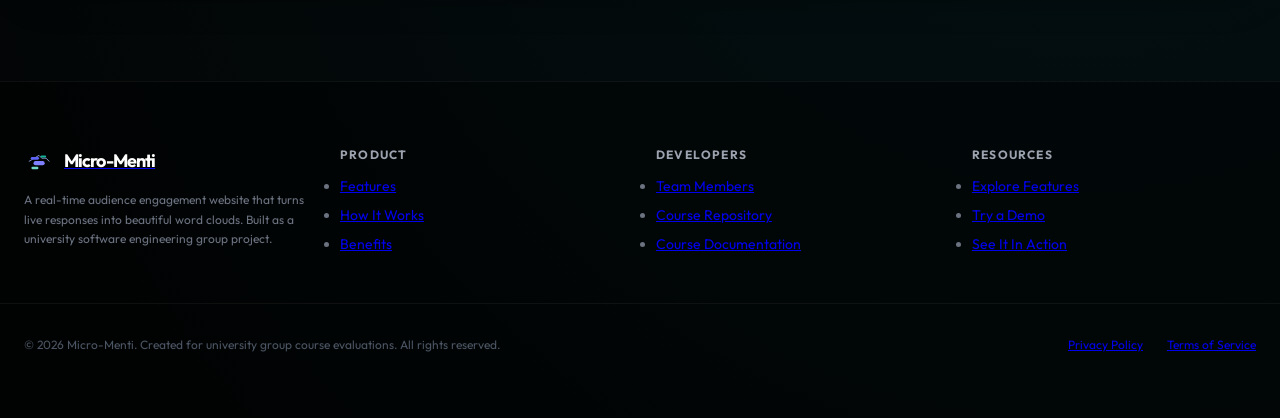
<file: participant.html>
<!DOCTYPE html>
<html lang="en">
<head>
    <meta charset="UTF-8">
    <meta name="viewport" content="width=device-width, initial-scale=1.0">
    <title>Participant View | Micro-Menti</title>
    <!-- Material Symbols for icons -->
    <link href="https://fonts.googleapis.com/css2?family=Material+Symbols+Outlined:opsz,wght,FILL,GRAD@20..48,100..700,0..1,-50..200" rel="stylesheet">
    <!-- Pure Vanilla CSS Design System -->
    <link rel="stylesheet" href="style.css">
</head>
<body>
    <!-- Ambient Neon Background Blobs -->
    <div class="glow-blob glow-blob-purple" style="top: -10%; left: 5%;"></div>
    <div class="glow-blob glow-blob-cyan" style="bottom: -10%; right: 5%;"></div>
    <div id="particle-container" style="position: fixed; inset: 0; pointer-events: none; z-index: 0;"></div>

    <!-- Main Navigation Bar -->
    <nav class="navbar" style="position: relative; z-index: 50;">
        <div class="navbar-inner">
            <a href="./index.html" class="brand-link">
                <svg width="28" height="28" viewBox="0 0 100 100" fill="none" xmlns="http://www.w3.org/2000/svg">
                    <path d="M18.5 54.5L53.5 33.5L63.5 43.5H79L89.5 54.5" stroke="#A5B4FC" stroke-width="3.5" stroke-linecap="round" stroke-linejoin="round"/>
                    <rect x="24" y="39" width="30" height="10" rx="5" fill="#5B62F4"/>
                    <rect x="59" y="34" width="20" height="7.5" rx="3.75" fill="#13B497"/>
                    <rect x="34" y="54" width="40" height="15" rx="7.5" fill="#7E80FE"/>
                </svg>
                <span>Micro-Menti</span>
            </a>
            <div class="nav-actions">
                <span class="badge-live">Live Poll</span>
            </div>
        </div>
    </nav>

    <!-- Task 1: Centered Mobile-First Participant Card -->
    <main style="position: relative; z-index: 10; padding: 0 16px;">
        <div class="mobile-card">
            <!-- Session Header -->
            <div style="display: flex; align-items: center; justify-content: space-between; border-bottom: 1px solid var(--color-border); padding-bottom: 16px;">
                <div>
                    <span style="font-size: 0.75rem; color: var(--color-text-muted); text-transform: uppercase; letter-spacing: 0.1em; font-weight: 600;">Active Session</span>
                    <div style="font-size: 1.25rem; font-weight: 800; color: #ffffff; margin-top: 2px;">
                        PIN: <span class="session-pin-display text-gradient-purple-cyan">----</span>
                    </div>
                </div>
                <div style="text-align: right;">
                    <span style="font-size: 0.75rem; color: #34d399; font-family: var(--font-mono); font-weight: 600;">● Connected</span>
                    <div style="font-size: 0.75rem; color: var(--color-text-muted); margin-top: 2px;">Low Latency Mode</div>
                </div>
            </div>

            <!-- Room Error Full Overlay (Hidden by default) -->
            <div id="roomErrorCard" class="hidden" style="text-align: center; padding: 36px 20px; background: rgba(251, 113, 133, 0.08); border: 1px solid rgba(251, 113, 133, 0.4); border-radius: 16px; margin: 16px 0;">
                <div style="font-size: 3rem; margin-bottom: 12px;">⚠️</div>
                <h2 id="roomErrorTitle" style="font-size: 1.4rem; font-weight: 800; color: #fb7185; margin-bottom: 8px;">Access Denied</h2>
                <p id="roomErrorMessage" style="font-size: 0.95rem; color: var(--color-text-muted); line-height: 1.5; margin-bottom: 24px;">
                    This room is not active or has not been launched by a presenter yet.
                </p>
                <a href="index.html" class="btn-primary" style="display: inline-block; padding: 12px 24px; font-size: 0.95rem; text-decoration: none;">
                    ← Try Another PIN
                </a>
            </div>

            <!-- Presenter Prompt Card -->
            <div id="participantPromptCard" style="background: rgba(255, 255, 255, 0.03); border: 1px solid rgba(255, 255, 255, 0.06); border-radius: 16px; padding: 18px; text-align: center;">
                <span style="font-size: 0.75rem; font-family: var(--font-mono); color: #c084fc; text-transform: uppercase; letter-spacing: 0.08em; font-weight: 700;">Presenter Question</span>
                <h1 id="participantTopicDisplay" style="font-size: 1.2rem; font-weight: 700; color: #ffffff; margin: 10px 0 0 0; line-height: 1.4;">
                    Live Word Cloud
                </h1>
            </div>

            <!-- Word Submission Form -->
            <form id="submissionForm" style="display: flex; flex-direction: column; gap: 14px;">
                <div>
                    <label for="wordInput" style="display: block; font-size: 0.8rem; font-weight: 600; color: var(--color-text-muted); margin-bottom: 6px; text-transform: uppercase; letter-spacing: 0.05em;">
                        Your Contribution
                    </label>
                    <input 
                        type="text" 
                        id="wordInput" 
                        class="input-glass" 
                        maxlength="25" 
                        placeholder="Enter one word (max 25 chars)..." 
                        required 
                        autocomplete="off"
                        style="font-size: 1.05rem; padding: 14px 18px; text-align: center; font-weight: 600;"
                    >
                </div>
                <button id="submitBtn" type="submit" class="btn-primary" style="width: 100%; padding: 15px; font-size: 1rem;">
                    <span>Submit Word</span>
                </button>
            </form>

            <!-- Confirmation State Container -->
            <div id="successCard" class="hidden glass-panel" style="padding: 24px 18px; text-align: center; border: 1px solid rgba(52, 211, 153, 0.4); border-radius: 16px; background: rgba(52, 211, 153, 0.08); margin-top: 6px; font-size: 1rem; font-weight: 600; color: #34d399;">
                <div style="font-size: 2rem; margin-bottom: 8px;">✓</div>
                Response sent! Thank you for participating.
            </div>

            <!-- Live Word Cloud Display for Participants -->
            <div id="participantCloudSection" class="hidden glass-panel" style="padding: 24px; min-height: 250px; position: relative; margin-top: 16px; overflow: hidden; border-radius: 16px;">
                <div style="font-size: 0.75rem; font-weight: 700; color: var(--color-text-muted); text-transform: uppercase; letter-spacing: 0.08em; margin-bottom: 16px; text-align: center;">
                    Live Poll Results
                </div>
                <div id="participant-cloud" style="position: relative; width: 100%; height: 100%; min-height: 200px; display: flex; flex-wrap: wrap; justify-content: center; align-items: center;">
                    <!-- Cloud renders here -->
                </div>
            </div>

            <!-- Quick Sentiment & Topic Reactions -->
            <div id="quickReactionsContainer" style="margin-top: 4px; padding: 12px; background: rgba(255, 255, 255, 0.02); border: 1px solid rgba(255, 255, 255, 0.06); border-radius: 12px;">
                <div style="font-size: 0.75rem; font-weight: 700; color: var(--color-text-muted); text-transform: uppercase; letter-spacing: 0.06em; margin-bottom: 10px; text-align: center;">
                    ⚡ Quick Reactions & Sentiments
                </div>
                <div style="display: grid; grid-template-columns: repeat(2, 1fr); gap: 8px;">
                    <button type="button" onclick="sendSentimentReaction('agree')" class="btn-secondary" style="padding: 10px; font-size: 0.85rem; display: flex; align-items: center; justify-content: center; gap: 6px;">
                        <span>👍</span> <span>Agree</span>
                    </button>
                    <button type="button" onclick="sendSentimentReaction('idea')" class="btn-secondary" style="padding: 10px; font-size: 0.85rem; display: flex; align-items: center; justify-content: center; gap: 6px;">
                        <span>💡</span> <span>Great Idea</span>
                    </button>
                    <button type="button" onclick="sendSentimentReaction('hot topic')" class="btn-secondary" style="padding: 10px; font-size: 0.85rem; display: flex; align-items: center; justify-content: center; gap: 6px;">
                        <span>🔥</span> <span>Hot Topic</span>
                    </button>
                    <button type="button" onclick="sendSentimentReaction('question')" class="btn-secondary" style="padding: 10px; font-size: 0.85rem; display: flex; align-items: center; justify-content: center; gap: 6px;">
                        <span>❓</span> <span>Question</span>
                    </button>
                </div>
            </div>

            <div id="participantSubmissionsInfo" style="text-align: center; font-size: 0.8rem; color: var(--color-text-muted);">
                Submissions instantly broadcast to the presenter's word cloud.
            </div>

            <!-- Recent Submissions History -->
            <div id="participantHistorySection" style="border-top: 1px solid var(--color-border); pt: 16px; margin-top: 4px; padding-top: 16px;">
                <div style="font-size: 0.75rem; font-weight: 700; color: var(--color-text-muted); text-transform: uppercase; letter-spacing: 0.08em; margin-bottom: 12px;">
                    Your Session Submissions
                </div>
                <div id="participant-history" style="display: flex; flex-wrap: wrap; gap: 6px; min-height: 40px;">
                    <!-- Populated dynamically by app.js -->
                </div>
            </div>
        </div>
    </main>

    <!-- Footer Note -->
    <footer style="text-align: center; padding: 24px 16px; font-size: 0.8rem; color: var(--color-text-muted); position: relative; z-index: 10;">
        Micro-Menti &bull; High-Performance Vanilla Runtime (&lt; 50KB Budget)
    </footer>

    <!-- Socket.io CDN -->
    <script src="https://cdn.socket.io/4.8.1/socket.io.min.js"></script>
    <!-- Runtime Scripts -->
    <script src="app.js" defer></script>
    <script src="participant.js" defer></script>
</body>
</html>
</file>
<file: style.css>
@import url('https://fonts.googleapis.com/css2?family=Inter:wght@400;500;600;700&family=Outfit:wght@400;500;600;700;800&family=JetBrains+Mono:wght@400;500;600&display=swap');

:root {
  --font-sans: 'Outfit', 'Inter', -apple-system, BlinkMacSystemFont, 'Segoe UI', Roboto, sans-serif;
  --font-mono: 'JetBrains Mono', 'Fira Code', monospace;
  
  /* Core Background & Glassmorphism Surfaces */
  --color-bg: #030303;
  --color-surface: rgba(15, 15, 25, 0.7);
  --color-surface-hover: rgba(25, 25, 45, 0.85);
  --color-border: rgba(255, 255, 255, 0.08);
  --color-border-focus: rgba(139, 92, 246, 0.4);
  
  /* Brand Palette */
  --color-primary: #8b5cf6;
  --color-primary-glow: rgba(139, 92, 246, 0.35);
  --color-secondary: #06b6d4;
  --color-secondary-glow: rgba(6, 182, 212, 0.35);
  --color-success: #10b981;
  --color-danger: #ef4444;
  --color-text: #f3f4f6;
  --color-text-muted: #9ca3af;
}

/* ==========================================================================
   UTILITY CLASSES (Replacements for missing Tailwind utilities)
   ========================================================================== */
.pointer-events-none { pointer-events: none !important; }
.relative { position: relative; }
.absolute { position: absolute; }
.inset-0 { top: 0; right: 0; bottom: 0; left: 0; }

/* ==========================================================================
   1. RESET & BASE STYLES
   ========================================================================== */
* {
  box-sizing: border-box;
  margin: 0;
  padding: 0;
}

body {
  background-color: var(--color-bg);
  color: var(--color-text);
  font-family: var(--font-sans);
  min-height: 100vh;
  overflow-x: hidden;
  line-height: 1.5;
  background-image: 
    radial-gradient(circle at 15% 20%, rgba(139, 92, 246, 0.08) 0%, transparent 45%),
    radial-gradient(circle at 85% 80%, rgba(6, 182, 212, 0.08) 0%, transparent 45%);
}

/* ==========================================================================
   2. REQUIRED TARGET LAYOUT CONTAINERS (`public/index.html` & `present.html`)
   ========================================================================== */

/* .mobile-card: Centered, touch-friendly container for index.html */
.mobile-card {
  width: 100%;
  max-width: 440px;
  margin: 36px auto;
  padding: 32px 24px;
  background: var(--color-surface);
  backdrop-filter: blur(16px) saturate(160%);
  -webkit-backdrop-filter: blur(16px) saturate(160%);
  border: 1px solid var(--color-border);
  border-radius: 24px;
  box-shadow: 0 20px 50px rgba(0, 0, 0, 0.6), 0 0 30px rgba(139, 92, 246, 0.08);
  display: flex;
  flex-direction: column;
  gap: 20px;
  transition: transform 0.3s cubic-bezier(0.16, 1, 0.3, 1), box-shadow 0.3s ease, border-color 0.3s ease;
}

.mobile-card:hover {
  border-color: rgba(255, 255, 255, 0.15);
  box-shadow: 0 24px 60px rgba(0, 0, 0, 0.7), 0 0 40px rgba(139, 92, 246, 0.15);
}

/* .dashboard-grid: Large-screen presentation grid for present.html */
.dashboard-grid {
  display: grid;
  grid-template-columns: 1fr;
  gap: 24px;
  max-width: 1440px;
  margin: 0 auto;
  padding: 24px;
  min-height: calc(100vh - 84px);
}

@media (min-width: 1024px) {
  .dashboard-grid {
    grid-template-columns: 1fr 380px;
  }
}

/* .cloud-wrapper: Relative flex/grid container for word cloud */
.cloud-wrapper {
  position: relative;
  display: flex;
  flex-wrap: wrap;
  align-items: center;
  justify-content: center;
  align-content: center;
  gap: 16px;
  min-height: 520px;
  padding: 36px;
  background: var(--color-surface);
  backdrop-filter: blur(16px);
  -webkit-backdrop-filter: blur(16px);
  border: 1px solid var(--color-border);
  border-radius: 24px;
  box-shadow: inset 0 0 40px rgba(0, 0, 0, 0.4), 0 12px 36px rgba(0, 0, 0, 0.5);
  overflow: hidden;
  transition: transform 0.2s ease, opacity 0.2s ease;
}

/* ==========================================================================
   3. REUSABLE GLASS COMPONENTS & BUTTONS
   ========================================================================== */

.glass-panel {
  background: var(--color-surface);
  backdrop-filter: blur(14px) saturate(150%);
  -webkit-backdrop-filter: blur(14px) saturate(150%);
  border: 1px solid var(--color-border);
  box-shadow: 0 10px 36px rgba(0, 0, 0, 0.4);
  border-radius: 16px;
  transition: border-color 0.3s ease, box-shadow 0.3s ease, transform 0.3s ease;
}

.glass-panel:hover {
  border-color: rgba(255, 255, 255, 0.14);
  box-shadow: 0 14px 44px rgba(139, 92, 246, 0.1);
}

.btn-primary {
  display: inline-flex;
  align-items: center;
  justify-content: center;
  gap: 8px;
  background: linear-gradient(135deg, #7c3aed 0%, #2563eb 100%);
  color: #ffffff;
  border: 1px solid rgba(255, 255, 255, 0.12);
  border-radius: 12px;
  padding: 12px 24px;
  font-family: var(--font-sans);
  font-weight: 600;
  font-size: 0.95rem;
  cursor: pointer;
  text-decoration: none;
  transition: transform 0.2s ease, box-shadow 0.2s ease, filter 0.2s ease;
  box-shadow: 0 4px 20px rgba(124, 58, 237, 0.3);
}

.btn-primary:hover {
  transform: translateY(-2px);
  box-shadow: 0 6px 28px rgba(124, 58, 237, 0.5);
  filter: brightness(1.1);
}

.btn-cyan {
  display: inline-flex;
  align-items: center;
  justify-content: center;
  gap: 8px;
  background: linear-gradient(135deg, #06b6d4 0%, #3b82f6 100%);
  color: #ffffff;
  border: 1px solid rgba(255, 255, 255, 0.12);
  border-radius: 12px;
  padding: 12px 24px;
  font-family: var(--font-sans);
  font-weight: 600;
  font-size: 0.95rem;
  cursor: pointer;
  text-decoration: none;
  transition: transform 0.2s ease, box-shadow 0.2s ease, filter 0.2s ease;
  box-shadow: 0 4px 20px rgba(6, 182, 212, 0.3);
}

.btn-cyan:hover {
  transform: translateY(-2px);
  box-shadow: 0 6px 28px rgba(6, 182, 212, 0.5);
  filter: brightness(1.1);
}

.btn-secondary {
  display: inline-flex;
  align-items: center;
  justify-content: center;
  gap: 8px;
  background: rgba(255, 255, 255, 0.04);
  color: #f3f4f6;
  border: 1px solid var(--color-border);
  border-radius: 12px;
  padding: 12px 24px;
  font-family: var(--font-sans);
  font-weight: 600;
  font-size: 0.95rem;
  cursor: pointer;
  text-decoration: none;
  transition: background-color 0.2s ease, border-color 0.2s ease, transform 0.2s ease;
}

.btn-secondary:hover {
  background: rgba(255, 255, 255, 0.08);
  border-color: rgba(255, 255, 255, 0.18);
  transform: translateY(-1px);
}

.input-glass {
  width: 100%;
  background: rgba(255, 255, 255, 0.04);
  border: 1px solid var(--color-border);
  border-radius: 12px;
  padding: 12px 16px;
  color: #ffffff;
  font-family: var(--font-sans);
  font-size: 0.95rem;
  transition: border-color 0.2s ease, box-shadow 0.2s ease;
}

.input-glass:focus {
  outline: none;
  border-color: var(--color-primary);
  box-shadow: 0 0 0 3px rgba(139, 92, 246, 0.2);
}

.input-glass::placeholder {
  color: var(--color-text-muted);
}

/* ==========================================================================
   4. WORD CLOUD & ANIMATIONS
   ========================================================================== */

.word-cloud-tag {
  display: inline-block;
  cursor: pointer;
  transition: transform 0.2s cubic-bezier(0.34, 1.56, 0.64, 1), color 0.2s ease, filter 0.2s ease;
  animation: float-word var(--duration, 6s) infinite ease-in-out alternate;
  animation-delay: var(--delay, 0s);
  transform-origin: center;
  user-select: none;
}

.word-cloud-tag:hover {
  transform: scale(1.25) rotate(2deg) !important;
  color: #ffffff !important;
  filter: drop-shadow(0 0 10px var(--glow-color, rgba(139, 92, 246, 0.6)));
  z-index: 10;
}

@keyframes float-word {
  0% { transform: translateY(0px) rotate(0deg); }
  100% { transform: translateY(-6px) rotate(var(--rotate, 1.5deg)); }
}

.glow-blob {
  position: absolute;
  border-radius: 50%;
  filter: blur(80px);
  z-index: 0;
  pointer-events: none;
  opacity: 0.25;
}

.glow-blob-purple {
  background: radial-gradient(circle, var(--color-primary) 0%, transparent 70%);
  width: 400px; height: 400px;
  animation: float-blob-1 25s infinite alternate ease-in-out;
}

.glow-blob-cyan {
  background: radial-gradient(circle, var(--color-secondary) 0%, transparent 70%);
  width: 450px; height: 450px;
  animation: float-blob-2 30s infinite alternate ease-in-out;
}

.glow-blob-blue {
  background: radial-gradient(circle, #3b82f6 0%, transparent 70%);
  width: 350px; height: 350px;
  animation: float-blob-3 20s infinite alternate ease-in-out;
}

@keyframes float-blob-1 {
  0% { transform: translate(0, 0) scale(1); }
  50% { transform: translate(60px, 40px) scale(1.05); }
  100% { transform: translate(-30px, 80px) scale(0.95); }
}

@keyframes float-blob-2 {
  0% { transform: translate(0, 0) scale(1); }
  50% { transform: translate(-80px, -30px) scale(0.95); }
  100% { transform: translate(40px, 60px) scale(1.05); }
}

@keyframes float-blob-3 {
  0% { transform: translate(0, 0) scale(1); }
  50% { transform: translate(40px, -60px) scale(0.95); }
  100% { transform: translate(-40px, 30px) scale(1.02); }
}

.particle {
  position: absolute;
  background-color: rgba(255, 255, 255, 0.08);
  border-radius: 50%;
  pointer-events: none;
  animation: ascend var(--speed, 12s) linear infinite;
}

@keyframes ascend {
  0% { transform: translateY(100vh) translateX(0); opacity: 0; }
  10% { opacity: var(--opacity, 0.2); }
  90% { opacity: var(--opacity, 0.2); }
  100% { transform: translateY(-10vh) translateX(var(--drift, 20px)); opacity: 0; }
}

/* ==========================================================================
   5. TEXT GRADIENTS & BADGES
   ========================================================================== */

.text-gradient {
  background: linear-gradient(135deg, #ffffff 30%, #a78bfa 100%);
  -webkit-background-clip: text;
  -webkit-text-fill-color: transparent;
}

.text-gradient-purple-cyan {
  background: linear-gradient(135deg, #c084fc 0%, #38bdf8 100%);
  -webkit-background-clip: text;
  -webkit-text-fill-color: transparent;
}

.badge-live {
  display: inline-flex;
  align-items: center;
  gap: 6px;
  background: rgba(16, 185, 129, 0.12);
  border: 1px solid rgba(16, 185, 129, 0.3);
  color: #34d399;
  font-family: var(--font-mono);
  font-size: 0.75rem;
  font-weight: 700;
  padding: 4px 10px;
  border-radius: 20px;
  letter-spacing: 0.05em;
  text-transform: uppercase;
}

.badge-live::before {
  content: '';
  width: 8px;
  height: 8px;
  border-radius: 50%;
  background-color: #34d399;
  animation: pulse-dot 1.5s infinite;
}

@keyframes pulse-dot {
  0%, 100% { opacity: 1; transform: scale(1); }
  50% { opacity: 0.4; transform: scale(1.3); }
}

.badge-pin {
  background: rgba(139, 92, 246, 0.12);
  border: 1px solid rgba(139, 92, 246, 0.3);
  color: #c084fc;
  font-family: var(--font-mono);
  font-size: 0.85rem;
  font-weight: 700;
  padding: 4px 12px;
  border-radius: 12px;
  letter-spacing: 0.1em;
}

.toast-card {
  background: rgba(10, 10, 18, 0.92);
  backdrop-filter: blur(16px);
  border: 1px solid rgba(6, 182, 212, 0.35);
  box-shadow: 0 10px 30px -10px rgba(6, 182, 212, 0.4);
  border-radius: 12px;
  padding: 14px 18px;
  display: flex;
  align-items: center;
  gap: 12px;
  color: #f3f4f6;
  font-size: 0.9rem;
  transform: translateY(20px);
  opacity: 0;
  animation: slideInToast 0.3s cubic-bezier(0.16, 1, 0.3, 1) forwards,
             fadeOutToast 0.3s cubic-bezier(0.16, 1, 0.3, 1) forwards 3.5s;
}

@keyframes slideInToast {
  to { transform: translateY(0); opacity: 1; }
}

@keyframes fadeOutToast {
  to { transform: translateY(-10px); opacity: 0; }
}

/* ==========================================================================
   6. UNIVERSAL VANILLA UTILITIES & TAILWIND CLASS COMPATIBILITY
   ========================================================================== */

/* Display & Visibility */
.hidden { display: none !important; }
.block { display: block; }
.inline-block { display: inline-block; }
.inline-flex { display: inline-flex; }
.flex { display: flex; }
.grid { display: grid; }

/* Positioning & Layout */
.relative { position: relative; }
.absolute { position: absolute; }
.fixed { position: fixed; }
.sticky { position: sticky; top: 0; }
.inset-0 { top: 0; right: 0; bottom: 0; left: 0; }

.z-0 { z-index: 0; }
.z-10 { z-index: 10; }
.z-50 { z-index: 50; }
.z-\[100\] { z-index: 100; }
.z-\[110\] { z-index: 110; }

.overflow-hidden { overflow: hidden; }
.overflow-x-hidden { overflow-x: hidden; }
.overflow-y-auto { overflow-y: auto; }

/* Sizing */
.w-full { width: 100%; }
.w-8 { width: 2rem; }
.w-7 { width: 1.75rem; }
.w-3 { width: 0.75rem; }
.w-2 { width: 0.5rem; }
.h-full { height: 100%; }
.h-64 { height: 16rem; }
.h-32 { height: 8rem; }
.h-12 { height: 3rem; }
.h-10 { height: 2.5rem; }
.h-8 { height: 2rem; }
.h-7 { height: 1.75rem; }
.h-3 { height: 0.75rem; }
.h-2 { height: 0.5rem; }
.min-h-screen { min-height: 100vh; }

.max-w-7xl { max-width: 80rem; margin-left: auto; margin-right: auto; }
.max-w-3xl { max-width: 48rem; margin-left: auto; margin-right: auto; }
.max-w-2xl { max-width: 42rem; margin-left: auto; margin-right: auto; }
.max-w-xl { max-width: 36rem; }
.max-w-lg { max-width: 32rem; margin-left: auto; margin-right: auto; }
.max-w-md { max-width: 28rem; }
.mx-auto { margin-left: auto; margin-right: auto; }

/* Flexbox alignments */
.flex-col { flex-direction: column; }
.flex-row { flex-direction: row; }
.flex-wrap { flex-wrap: wrap; }
.flex-grow { flex-grow: 1; }
.items-center { align-items: center; }
.justify-between { justify-content: space-between; }
.justify-center { justify-content: center; }
.content-center { align-content: center; }

/* Gaps */
.gap-1 { gap: 0.25rem; }
.gap-1\.5 { gap: 0.375rem; }
.gap-2 { gap: 0.5rem; }
.gap-2\.5 { gap: 0.625rem; }
.gap-3 { gap: 0.75rem; }
.gap-4 { gap: 1rem; }
.gap-6 { gap: 1.5rem; }
.gap-8 { gap: 2rem; }
.gap-12 { gap: 3rem; }
.gap-x-8 { column-gap: 2rem; }
.gap-y-4 { row-gap: 1rem; }

/* Vertical Spacing (space-y) */
.space-y-2 > * + * { margin-top: 0.5rem; }
.space-y-3 > * + * { margin-top: 0.75rem; }
.space-y-4 > * + * { margin-top: 1rem; }
.space-y-6 > * + * { margin-top: 1.5rem; }
.space-y-8 > * + * { margin-top: 2rem; }

/* Grid columns & Responsive layout */
.grid-cols-1 { grid-template-columns: repeat(1, minmax(0, 1fr)); }

@media (min-width: 640px) {
  .sm\:grid-cols-2 { grid-template-columns: repeat(2, minmax(0, 1fr)); }
  .sm\:flex-row { flex-direction: row; }
  .sm\:text-4xl { font-size: 2.25rem; }
  .sm\:text-5xl { font-size: 3rem; }
  .sm\:text-6xl { font-size: 3.75rem; }
}

@media (min-width: 768px) {
  .md\:flex { display: flex !important; }
  .md\:hidden { display: none !important; }
  .md\:grid-cols-2 { grid-template-columns: repeat(2, minmax(0, 1fr)); }
  .md\:grid-cols-4 { grid-template-columns: repeat(4, minmax(0, 1fr)); }
  .md\:pt-24 { padding-top: 6rem; }
  .md\:pb-32 { padding-bottom: 8rem; }
  .md\:p-16 { padding: 4rem; }
}

@media (min-width: 1024px) {
  .lg\:grid-cols-3 { grid-template-columns: repeat(3, minmax(0, 1fr)); }
  .lg\:grid-cols-4 { grid-template-columns: repeat(4, minmax(0, 1fr)); }
  .lg\:grid-cols-12 { grid-template-columns: repeat(12, minmax(0, 1fr)); }
  .lg\:col-span-7 { grid-column: span 7 / span 7; }
  .lg\:col-span-5 { grid-column: span 5 / span 5; }
  .lg\:gap-8 { gap: 2rem; }
  .lg\:pt-32 { padding-top: 8rem; }
  .lg\:leading-\[1\.1\] { line-height: 1.1; }
}

/* Paddings & Margins */
.p-3 { padding: 0.75rem; }
.p-4 { padding: 1rem; }
.p-6 { padding: 1.5rem; }
.p-8 { padding: 2rem; }
.px-2 { padding-left: 0.5rem; padding-right: 0.5rem; }
.px-2\.5 { padding-left: 0.625rem; padding-right: 0.625rem; }
.px-3 { padding-left: 0.75rem; padding-right: 0.75rem; }
.px-4 { padding-left: 1rem; padding-right: 1rem; }
.px-5 { padding-left: 1.25rem; padding-right: 1.25rem; }
.px-6 { padding-left: 1.5rem; padding-right: 1.5rem; }
.px-8 { padding-left: 2rem; padding-right: 2rem; }
.py-0\.5 { padding-top: 0.125rem; padding-bottom: 0.125rem; }
.py-1 { padding-top: 0.25rem; padding-bottom: 0.25rem; }
.py-2 { padding-top: 0.5rem; padding-bottom: 0.5rem; }
.py-2\.5 { padding-top: 0.625rem; padding-bottom: 0.625rem; }
.py-3 { padding-top: 0.75rem; padding-bottom: 0.75rem; }
.py-3\.5 { padding-top: 0.875rem; padding-bottom: 0.875rem; }
.py-4 { padding-top: 1rem; padding-bottom: 1rem; }
.py-16 { padding-top: 4rem; padding-bottom: 4rem; }
.py-24 { padding-top: 6rem; padding-bottom: 6rem; }
.pt-2 { padding-top: 0.5rem; }
.pt-8 { padding-top: 2rem; }
.pt-16 { padding-top: 4rem; }
.pb-3 { padding-bottom: 0.75rem; }
.pb-4 { padding-bottom: 1rem; }
.pb-24 { padding-bottom: 6rem; }
.mb-6 { margin-bottom: 1.5rem; }
.mb-12 { margin-bottom: 3rem; }
.mb-20 { margin-bottom: 5rem; }
.mt-2 { margin-top: 0.5rem; }

/* Borders & Radii */
.border { border: 1px solid var(--color-border); }
.border-t { border-top: 1px solid var(--color-border); }
.border-b { border-bottom: 1px solid var(--color-border); }
.border-white\/5 { border-color: rgba(255, 255, 255, 0.05); }
.border-white\/10 { border-color: rgba(255, 255, 255, 0.1); }
.border-purple-500\/20 { border-color: rgba(168, 85, 247, 0.2); }
.border-purple-500\/30 { border-color: rgba(168, 85, 247, 0.3); }
.border-cyan-500\/20 { border-color: rgba(6, 182, 212, 0.2); }
.border-cyan-500\/30 { border-color: rgba(6, 182, 212, 0.3); }
.border-teal-500\/20 { border-color: rgba(20, 184, 166, 0.2); }
.border-teal-500\/30 { border-color: rgba(20, 184, 166, 0.3); }
.border-indigo-500\/20 { border-color: rgba(99, 102, 241, 0.2); }
.border-indigo-500\/30 { border-color: rgba(99, 102, 241, 0.3); }
.border-blue-500\/30 { border-color: rgba(59, 130, 246, 0.3); }

.rounded { border-radius: 0.25rem; }
.rounded-lg { border-radius: 0.5rem; }
.rounded-xl { border-radius: 0.75rem; }
.rounded-2xl { border-radius: 1rem; }
.rounded-3xl { border-radius: 1.5rem; }
.rounded-full { border-radius: 9999px; }

/* Backgrounds & Shadows */
.bg-background { background-color: var(--color-bg); }
.bg-black\/40 { background-color: rgba(0, 0, 0, 0.4); }
.bg-black\/60 { background-color: rgba(0, 0, 0, 0.6); }
.bg-black\/70 { background-color: rgba(0, 0, 0, 0.75); }
.bg-black\/90 { background-color: rgba(0, 0, 0, 0.9); }
.bg-white\/5 { background-color: rgba(255, 255, 255, 0.05); }
.bg-purple-500\/5 { background-color: rgba(168, 85, 247, 0.05); }
.bg-purple-500\/10 { background-color: rgba(168, 85, 247, 0.1); }
.bg-purple-500\/20 { background-color: rgba(168, 85, 247, 0.2); }
.bg-cyan-500\/10 { background-color: rgba(6, 182, 212, 0.1); }
.bg-cyan-500\/20 { background-color: rgba(6, 182, 212, 0.2); }
.bg-teal-500\/10 { background-color: rgba(20, 184, 166, 0.1); }
.bg-teal-500\/20 { background-color: rgba(20, 184, 166, 0.2); }
.bg-indigo-500\/10 { background-color: rgba(99, 102, 241, 0.1); }
.bg-indigo-500\/20 { background-color: rgba(99, 102, 241, 0.2); }
.bg-blue-500\/20 { background-color: rgba(59, 130, 246, 0.2); }
.bg-red-500\/60 { background-color: rgba(239, 68, 68, 0.6); }
.bg-yellow-500\/60 { background-color: rgba(234, 179, 8, 0.6); }
.bg-green-500\/60 { background-color: rgba(34, 197, 94, 0.6); }
.bg-cyan-400 { background-color: #22d3ee; }

.backdrop-blur-md {
  backdrop-filter: blur(12px);
  -webkit-backdrop-filter: blur(12px);
}
.shadow-2xl { box-shadow: 0 25px 50px -12px rgba(0, 0, 0, 0.7); }

/* Typography */
.text-center { text-align: center; }
.text-left { text-align: left; }
.font-sans { font-family: var(--font-sans); }
.font-mono { font-family: var(--font-mono); }
.font-medium { font-weight: 500; }
.font-semibold { font-weight: 600; }
.font-bold { font-weight: 700; }
.font-extrabold { font-weight: 800; }
.font-black { font-weight: 900; }

.text-\[9px\] { font-size: 9px; }
.text-\[10px\] { font-size: 10px; }
.text-\[11px\] { font-size: 11px; }
.text-\[12px\] { font-size: 12px; }
.text-\[14px\] { font-size: 14px; }
.text-xs { font-size: 0.75rem; }
.text-sm { font-size: 0.875rem; }
.text-base { font-size: 1rem; }
.text-lg { font-size: 1.125rem; }
.text-xl { font-size: 1.25rem; }
.text-2xl { font-size: 1.5rem; }
.text-3xl { font-size: 1.875rem; }
.text-4xl { font-size: 2.25rem; }
.text-8xl { font-size: 6rem; }

.tracking-tighter { letter-spacing: -0.05em; }
.tracking-tight { letter-spacing: -0.025em; }
.tracking-wide { letter-spacing: 0.025em; }
.tracking-wider { letter-spacing: 0.05em; }
.tracking-widest { letter-spacing: 0.1em; }
.tracking-\[0\.5em\] { letter-spacing: 0.5em; }
.uppercase { text-transform: uppercase; }
.leading-tight { line-height: 1.25; }
.leading-relaxed { line-height: 1.625; }
.leading-normal { line-height: 1.5; }

/* Colors & Transitions */
.text-white { color: #ffffff; }
.text-white\/5 { color: rgba(255, 255, 255, 0.05); }
.text-gray-100 { color: #f3f4f6; }
.text-gray-300 { color: #d1d5db; }
.text-gray-400 { color: #9ca3af; }
.text-gray-500 { color: #6b7280; }
.text-gray-600 { color: #4b5563; }
.text-purple-300 { color: #d8b4fe; }
.text-purple-400 { color: #c084fc; }
.text-cyan-300 { color: #67e8f9; }
.text-cyan-400 { color: #22d3ee; }
.text-teal-300 { color: #5eead4; }
.text-teal-400 { color: #2dd4bf; }
.text-indigo-300 { color: #a5b4fc; }
.text-indigo-400 { color: #818cf8; }
.text-blue-300 { color: #93c5fd; }
.text-blue-400 { color: #60a5fa; }
.text-green-400 { color: #4ade80; }

.hover\:text-white:hover { color: #ffffff; }
.hover\:text-purple-400:hover { color: #c084fc; }
.transition-colors { transition: color 0.2s ease, background-color 0.2s ease, border-color 0.2s ease; }
.transition-transform { transition: transform 0.3s ease; }
.transition-all { transition: all 0.3s ease; }
.group:hover .group-hover\:scale-105 { transform: scale(1.05); }
.group:hover .group-hover\:text-purple-400 { color: #c084fc; }
.group:hover .group-hover\:text-purple-500\/5 { color: rgba(168, 85, 247, 0.05); }
.group:hover .group-hover\:text-cyan-500\/5 { color: rgba(6, 182, 212, 0.05); }
.group:hover .group-hover\:text-teal-500\/5 { color: rgba(20, 184, 166, 0.05); }

/* Modal display fixes for Join and Create Modals */
#join-session-modal,
#create-poll-modal {
  display: none;
}
#join-session-modal.active,
#join-session-modal.flex,
#create-poll-modal.active,
#create-poll-modal.flex {
  display: flex !important;
}

.hidden {
  display: none !important;
}
</file>
